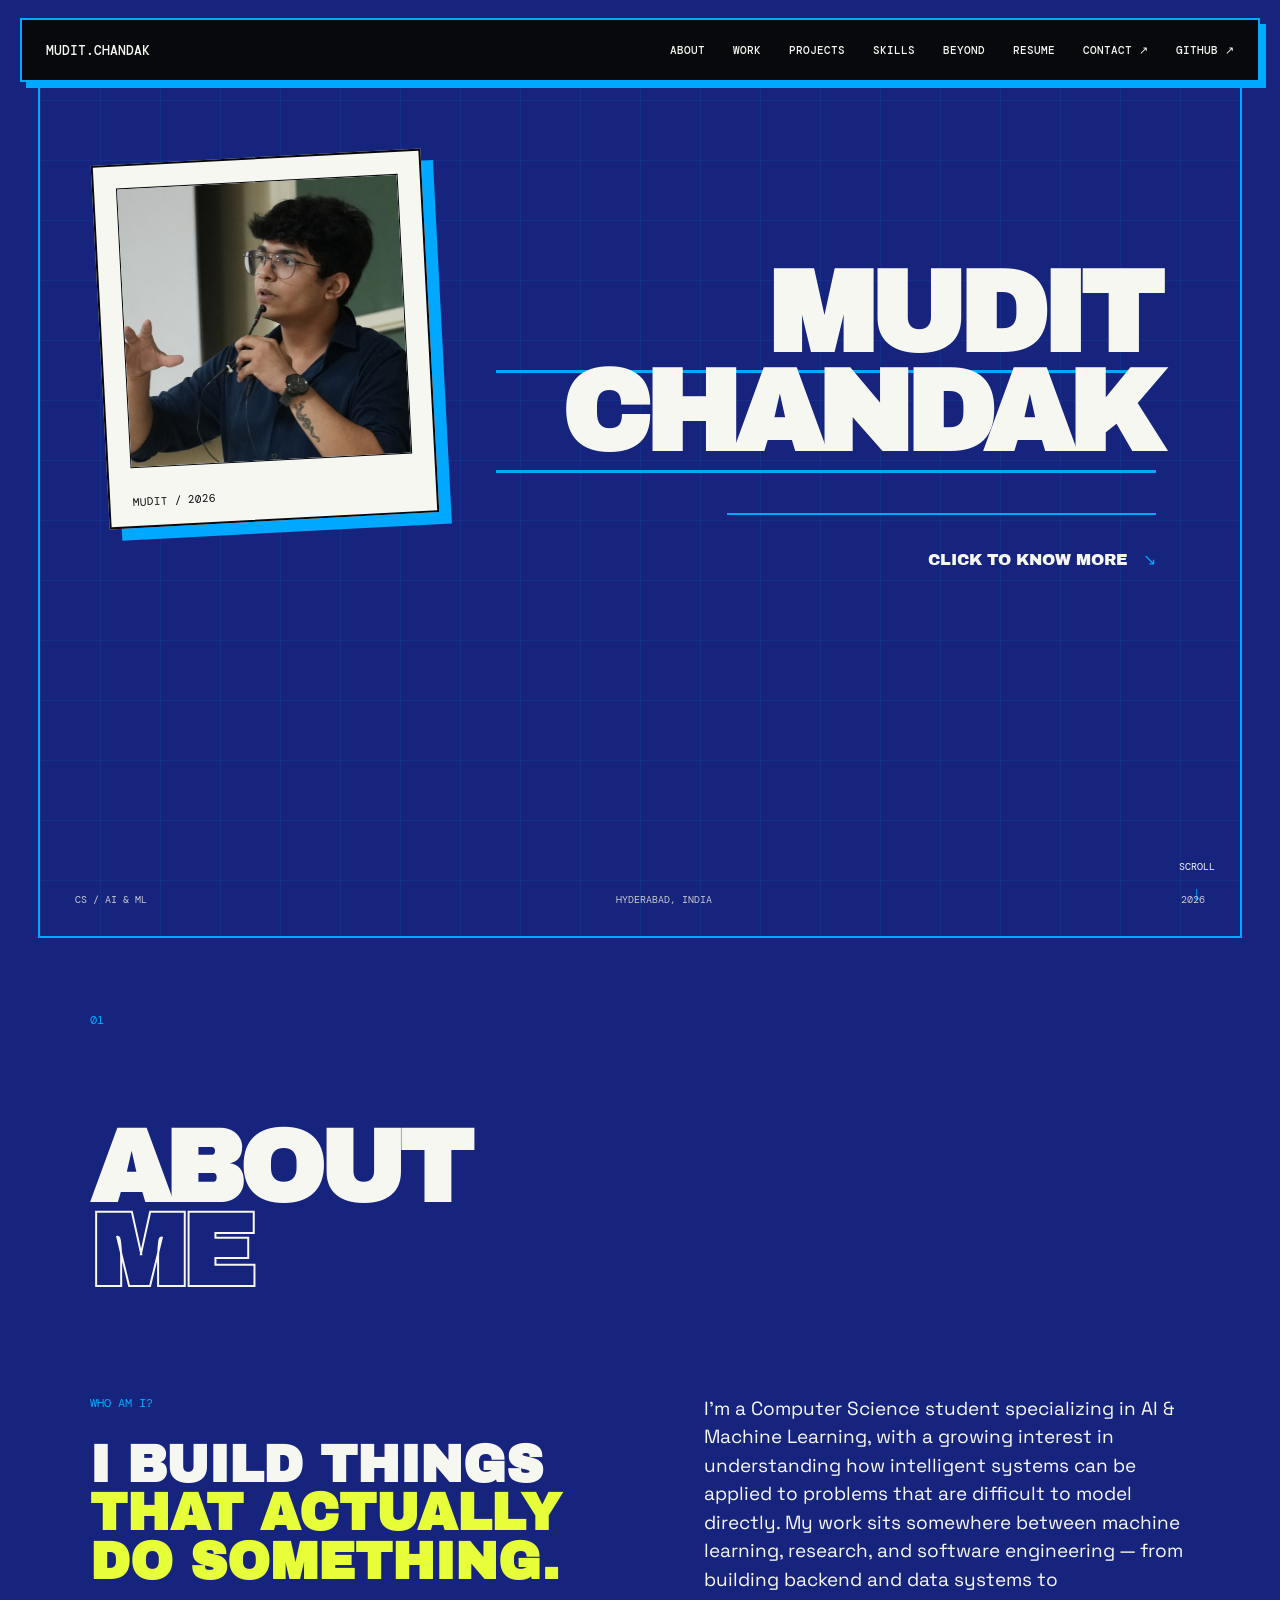
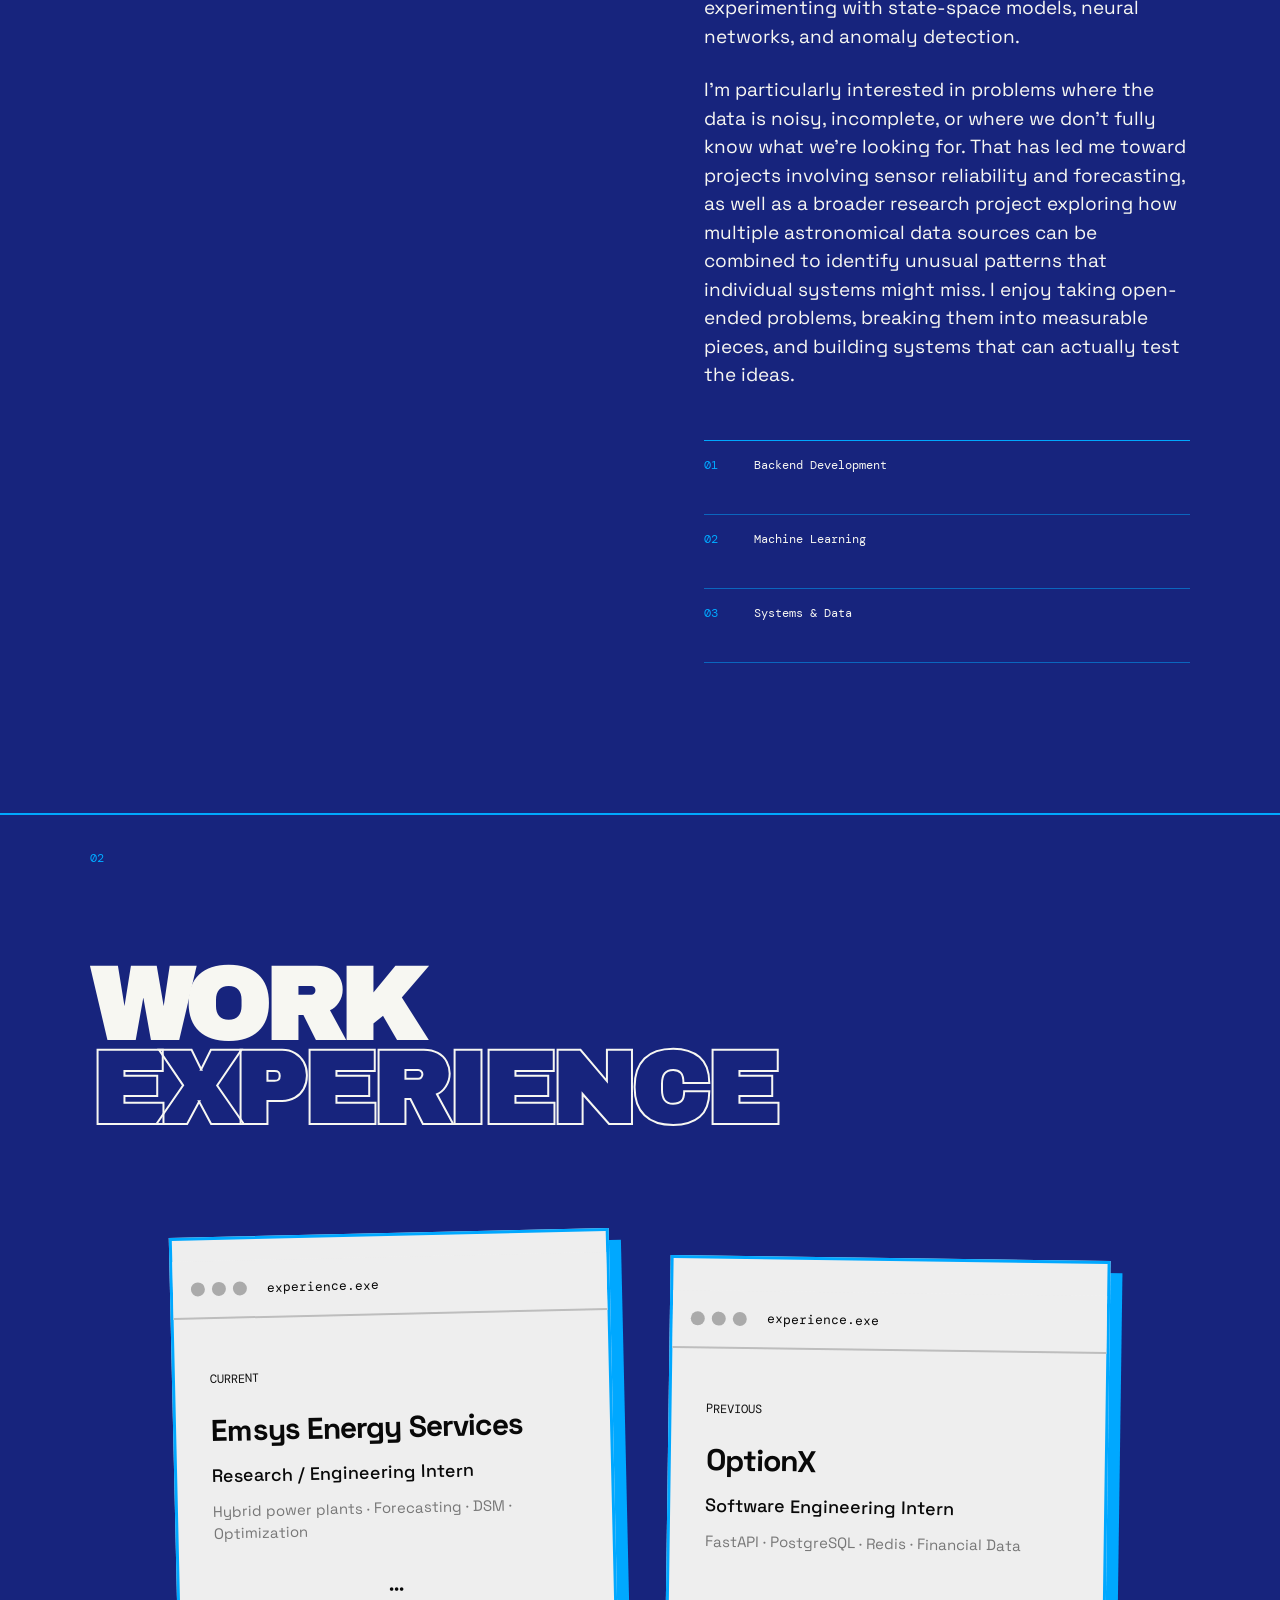
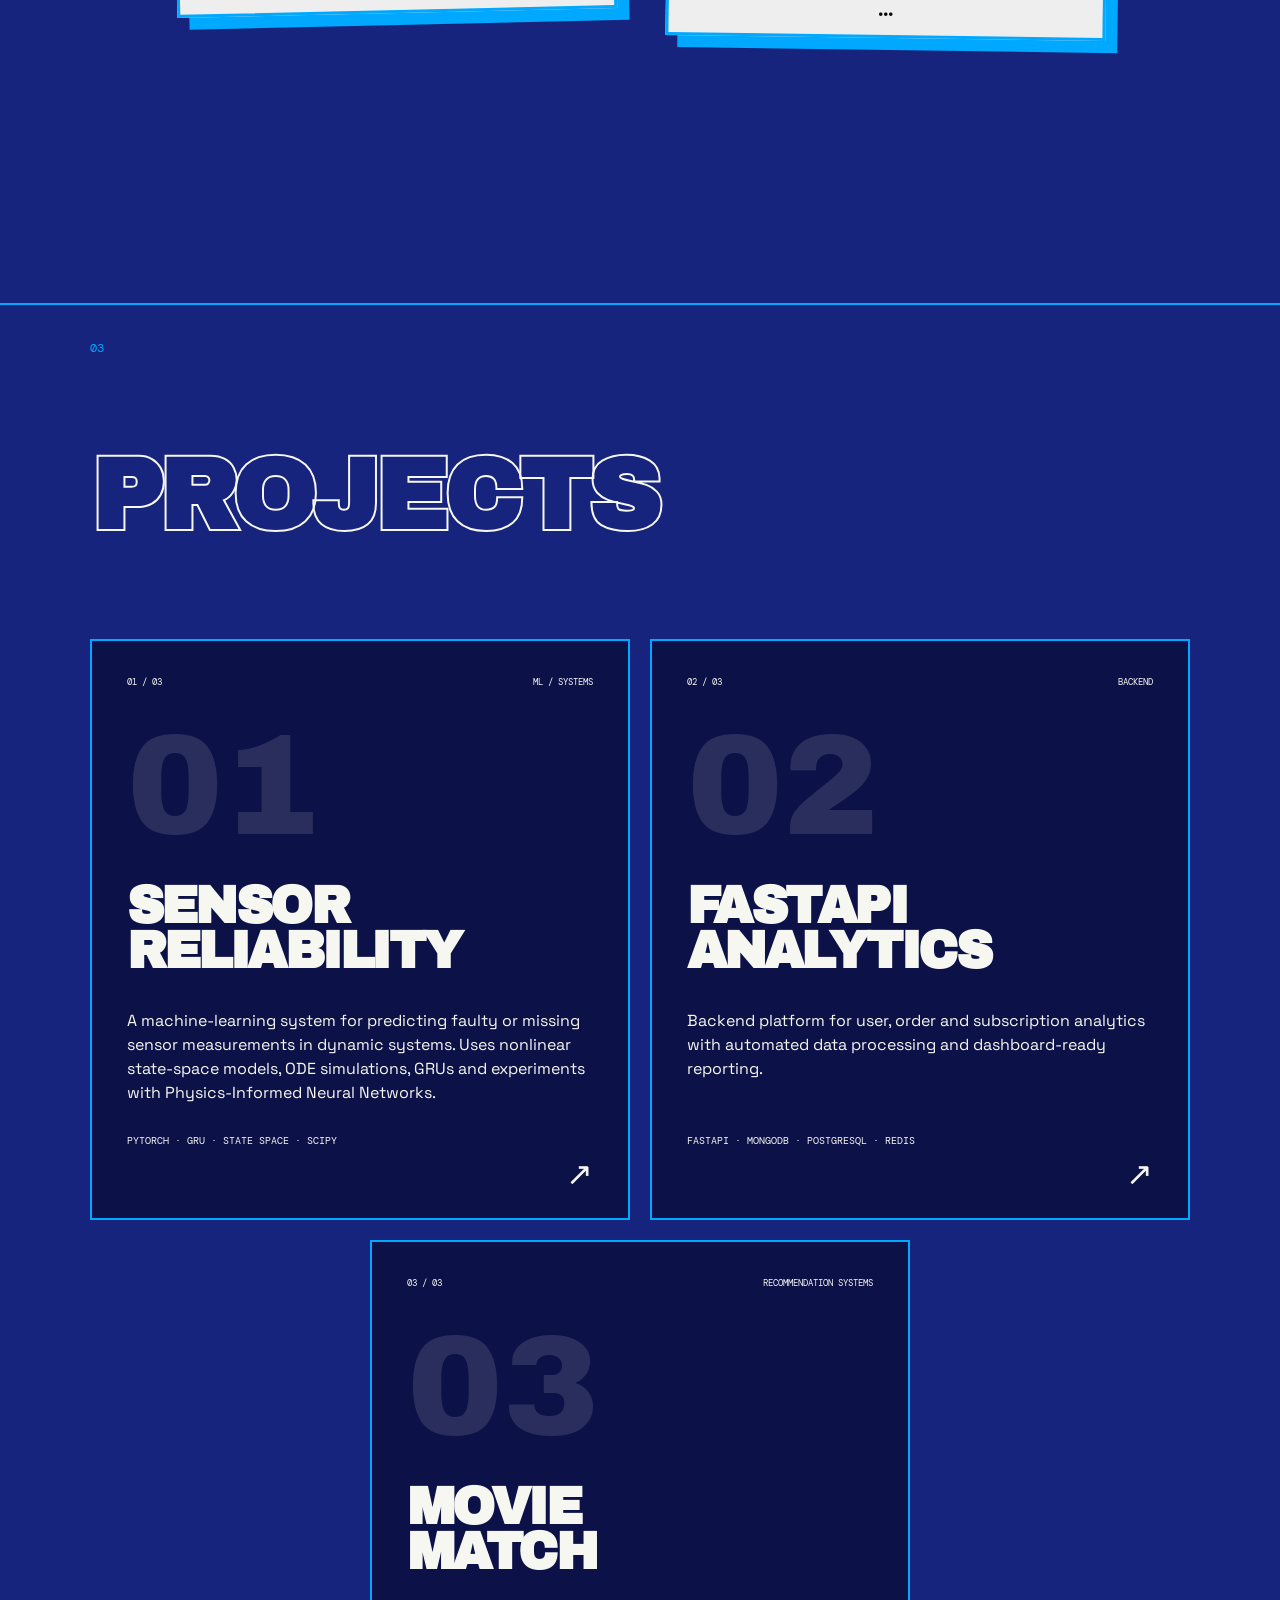
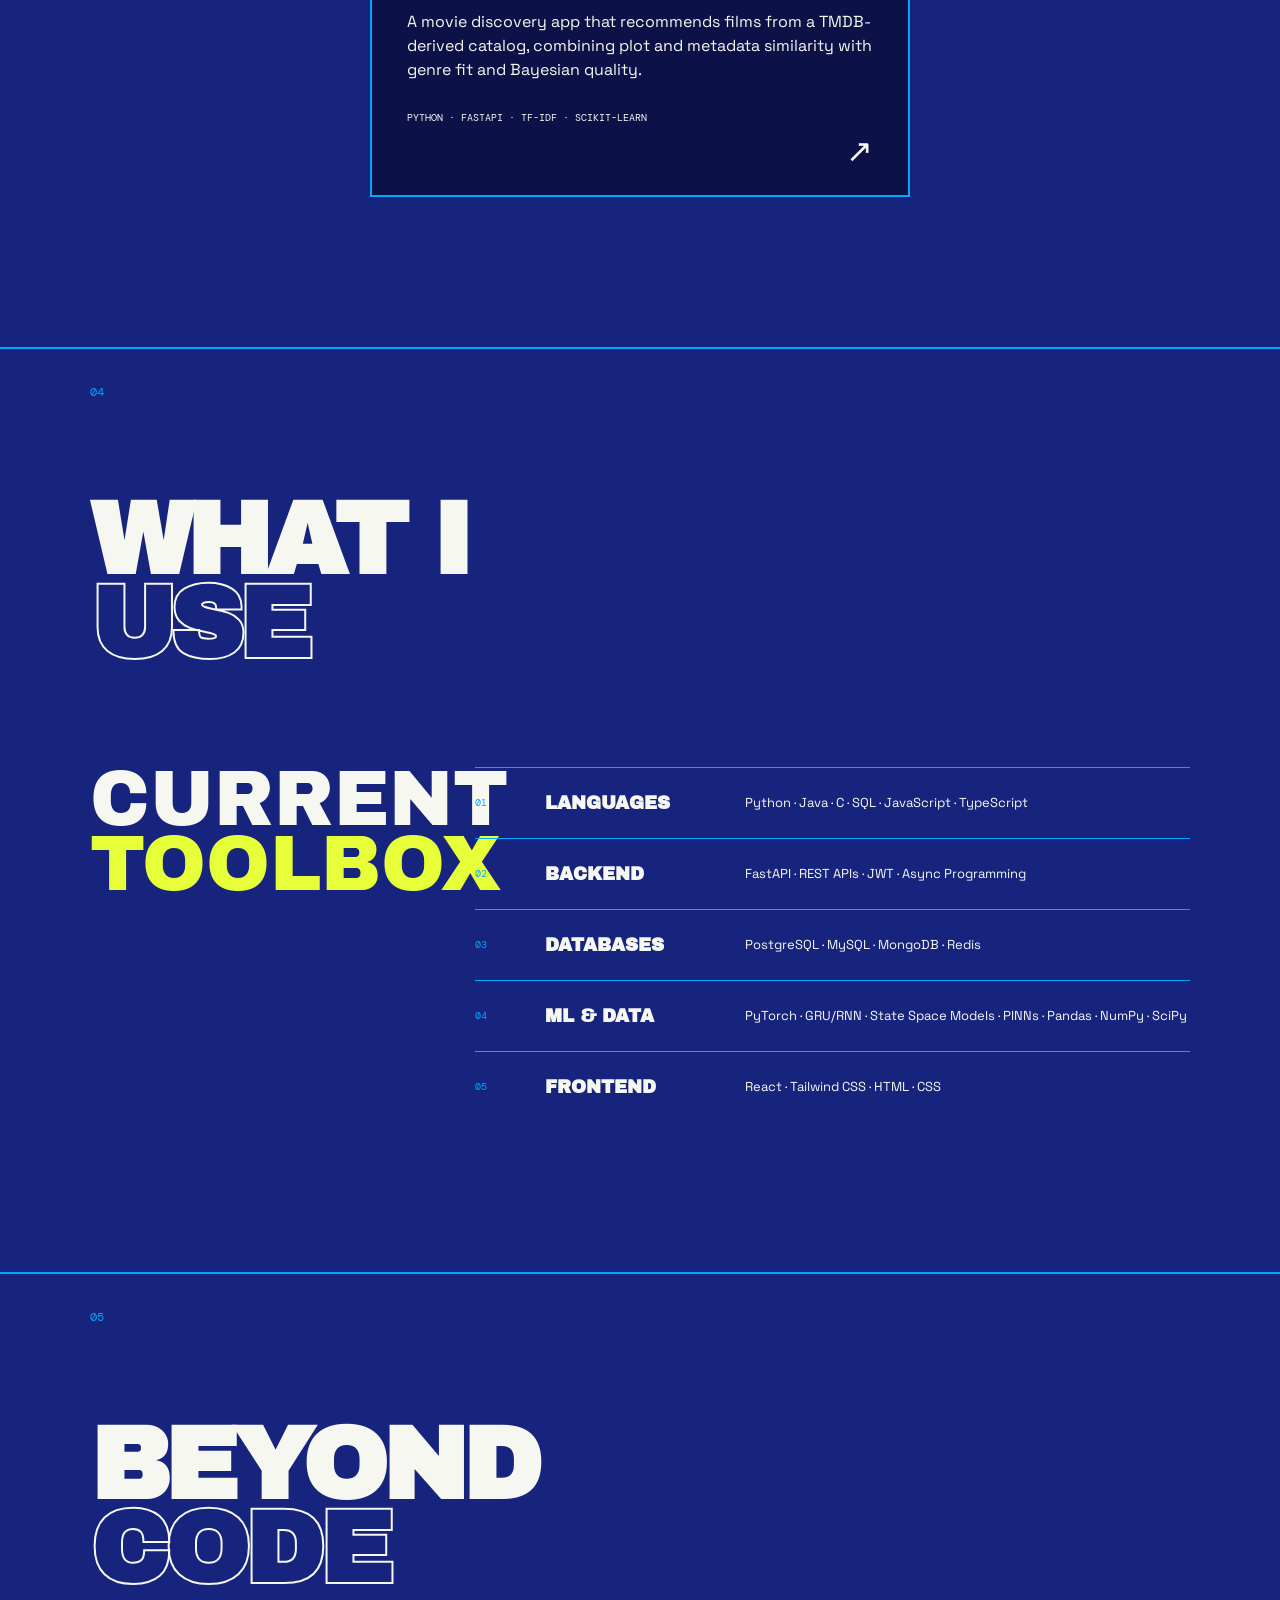
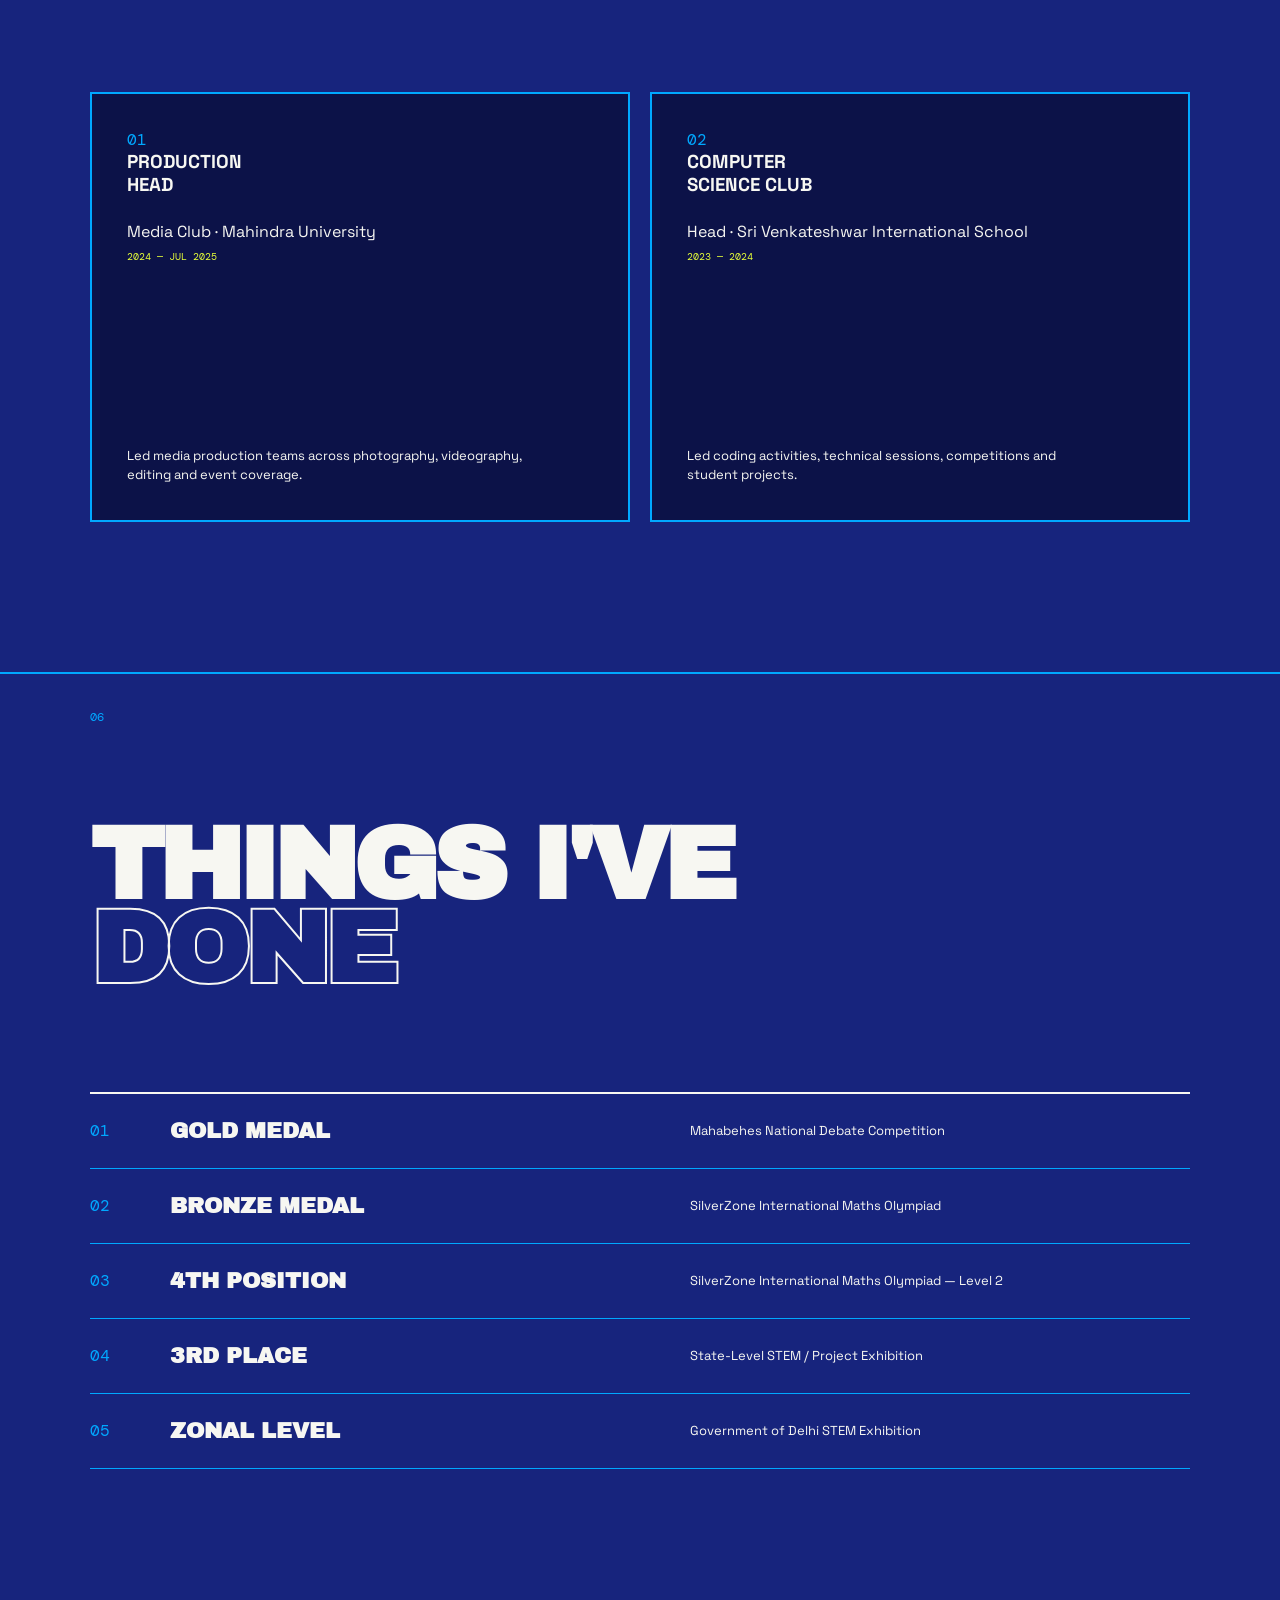
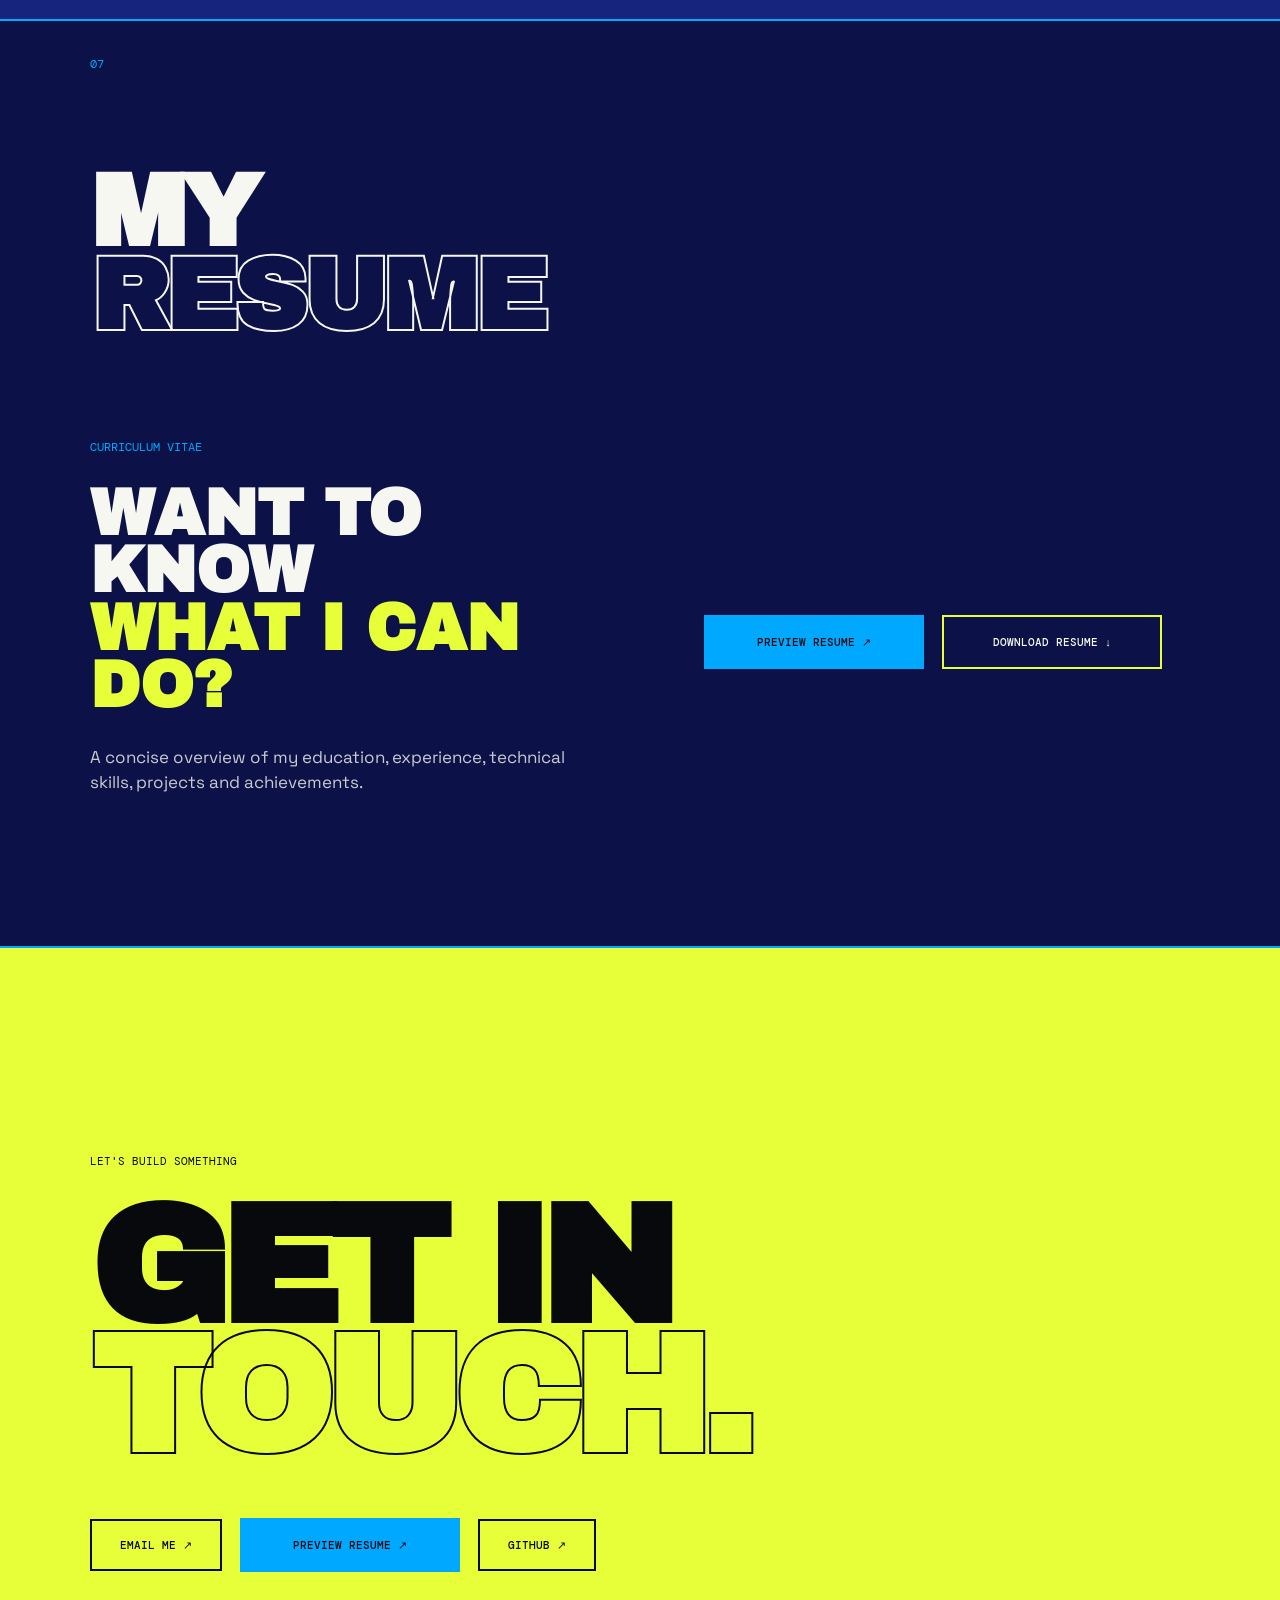
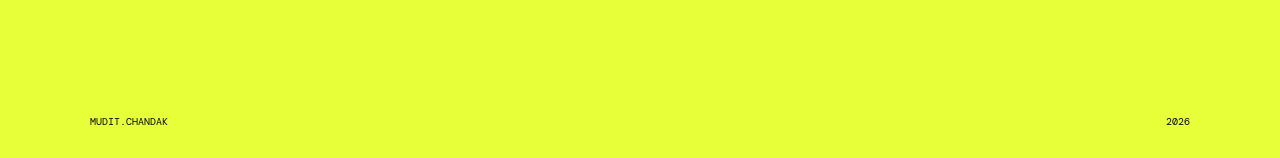
<file: index.html>
<!DOCTYPE html>
<html lang="en">
<head>
  <meta charset="UTF-8">
  <meta name="viewport" content="width=device-width, initial-scale=1.0">

  <title>Mudit Chandak — Portfolio</title>
  <meta name="description" content="Mudit Chandak is a Computer Science student focused on AI and machine learning, backend engineering, research, and building useful systems.">
  <meta name="theme-color" content="#17247d">
  <meta property="og:type" content="website">
  <meta property="og:title" content="Mudit Chandak — Portfolio">
  <meta property="og:description" content="Computer Science, AI and machine learning, backend engineering, and research.">

  <!-- Fonts -->
  <link rel="preconnect" href="https://fonts.googleapis.com">
  <link rel="preconnect" href="https://fonts.gstatic.com" crossorigin>
  <link
    href="https://fonts.googleapis.com/css2?family=Archivo+Black&family=DM+Mono:wght@400;500&family=Space+Grotesk:wght@400;500;600;700&display=swap"
    rel="stylesheet"
  >

  <!-- Styles -->
  <link rel="stylesheet" href="style.css">
</head>

<body>

  <!-- =====================================================
       NAVIGATION
       ===================================================== -->

  <nav class="site-nav" aria-label="Main navigation">
    <a href="#home" class="nav-logo">MUDIT.CHANDAK</a>

    <div class="nav-links">
      <a href="#about">ABOUT</a>
      <a href="#experience">WORK</a>
      <a href="#projects">PROJECTS</a>
      <a href="#skills">SKILLS</a>
      <a href="#leadership">BEYOND</a>
      <a href="#resume">RESUME</a>
      <a href="#contact">CONTACT ↗</a>
      <a
        href="https://github.com/mudittc"
        target="_blank"
        rel="noopener noreferrer"
      >
        GITHUB ↗
      </a>
    </div>
  </nav>


  <!-- =====================================================
       MAIN CONTENT
       ===================================================== -->

  <main>

    <!-- ===================================================
         HERO
         =================================================== -->

    <section class="hero" id="home" aria-label="Introduction">
      <div class="hero-grid" aria-hidden="true"></div>

      <div class="polaroid">
        <div class="polaroid-image">
          <img src="assets/photo.JPG" alt="Mudit Chandak">
        </div>

        <div class="polaroid-caption">
          MUDIT / 2026
        </div>
      </div>

      <div class="hero-content">
        <h1 class="hero-name">
          <span>MUDIT</span>
          <span>CHANDAK</span>
        </h1>

        <div class="hero-line" aria-hidden="true"></div>

        <button
          class="enter-button"
          id="enterButton"
          type="button"
        >
          CLICK TO KNOW MORE
          <span aria-hidden="true">↘</span>
        </button>
      </div>

      <div class="hero-meta" aria-label="Profile information">
        <span>CS / AI &amp; ML</span>
        <span>HYDERABAD, INDIA</span>
        <span>2026</span>
      </div>

      <div class="scroll-indicator" aria-hidden="true">
        SCROLL
        <span>↓</span>
      </div>
    </section>


    <!-- ===================================================
         ABOUT
         =================================================== -->

    <section class="section about-section" id="about">
      <div class="section-number">01</div>

      <h2 class="section-heading">
        <span>ABOUT</span>
        <span>ME</span>
      </h2>

      <div class="about-layout">
        <div class="about-intro">
          <p class="mono-label">WHO AM I?</p>

          <h3>
            I BUILD THINGS
            <span>THAT ACTUALLY DO SOMETHING.</span>
          </h3>
        </div>

        <div class="about-text">
          <p>
            I'm a Computer Science student specializing in AI &amp; Machine Learning,
            with a growing interest in understanding how intelligent systems can be
            applied to problems that are difficult to model directly. My work sits
            somewhere between machine learning, research, and software engineering —
            from building backend and data systems to experimenting with state-space
            models, neural networks, and anomaly detection.
          </p>

          <p>
            I'm particularly interested in problems where the data is noisy,
            incomplete, or where we don't fully know what we're looking for. That
            has led me toward projects involving sensor reliability and forecasting,
            as well as a broader research project exploring how multiple astronomical
            data sources can be combined to identify unusual patterns that individual
            systems might miss. I enjoy taking open-ended problems, breaking them into
            measurable pieces, and building systems that can actually test the ideas.
          </p>

          <div class="about-facts">
            <div>
              <span>01</span>
              <p>Backend Development</p>
            </div>
            <div>
              <span>02</span>
              <p>Machine Learning</p>
            </div>
            <div>
              <span>03</span>
              <p>Systems &amp; Data</p>
            </div>
          </div>
        </div>
      </div>
    </section>


    <!-- ===================================================
         EXPERIENCE
         =================================================== -->

    <section class="section experience-section" id="experience">
      <div class="section-number">02</div>

      <h2 class="section-heading">
        <span>WORK</span>
        <span>EXPERIENCE</span>
      </h2>

      <div class="experience-windows">

        <!-- Emsys -->
        <button
          class="experience-window current"
          data-modal="emsysModal"
          type="button"
        >
          <div class="window-bar">
            <div class="window-dots" aria-hidden="true">
              <i></i>
              <i></i>
              <i></i>
            </div>
            <span>experience.exe</span>
          </div>

          <div class="experience-window-body">
            <span class="window-label">CURRENT</span>

            <h3>Emsys Energy Services</h3>
            <h4>Research / Engineering Intern</h4>

            <p>
              Hybrid power plants · Forecasting · DSM · Optimization
            </p>
          </div>

          <div class="window-footer" aria-hidden="true">
            <span>•••</span>
          </div>
        </button>

        <!-- OptionX -->
        <button
          class="experience-window previous"
          data-modal="optionxModal"
          type="button"
        >
          <div class="window-bar">
            <div class="window-dots" aria-hidden="true">
              <i></i>
              <i></i>
              <i></i>
            </div>
            <span>experience.exe</span>
          </div>

          <div class="experience-window-body">
            <span class="window-label">PREVIOUS</span>

            <h3>OptionX</h3>
            <h4>Software Engineering Intern</h4>

            <p>
              FastAPI · PostgreSQL · Redis · Financial Data
            </p>
          </div>

          <div class="window-footer" aria-hidden="true">
            <span>•••</span>
          </div>
        </button>

      </div>
    </section>


    <!-- ===================================================
         PROJECTS
         =================================================== -->

    <section class="section projects-section" id="projects">
      <div class="section-number">03</div>

      <h2 class="section-heading">
        <span>PROJECTS</span>
      </h2>

      <div class="projects-grid">

        <!-- Project 01 -->
        <article
          class="project-card featured"
          data-modal="sensorModal"
          tabindex="0"
          role="button"
          aria-label="Open Sensor Reliability project"
        >
          <div class="project-top">
            <span>01 / 03</span>
            <span>ML / SYSTEMS</span>
          </div>

          <div class="project-number" aria-hidden="true">01</div>

          <h3>
            SENSOR
            <br>
            RELIABILITY
          </h3>

          <p>
            A machine-learning system for predicting faulty or missing sensor
            measurements in dynamic systems. Uses nonlinear state-space models,
            ODE simulations, GRUs and experiments with Physics-Informed Neural Networks.
          </p>

          <div class="project-tech">
            PYTORCH · GRU · STATE SPACE · SCIPY
          </div>

          <div class="project-arrow" aria-hidden="true">↗</div>
        </article>


        <!-- Project 02 -->
        <article
          class="project-card"
          data-modal="fastapiModal"
          tabindex="0"
          role="button"
          aria-label="Open FastAPI Analytics project"
        >
          <div class="project-top">
            <span>02 / 03</span>
            <span>BACKEND</span>
          </div>

          <div class="project-number" aria-hidden="true">02</div>

          <h3>
            FASTAPI
            <br>
            ANALYTICS
          </h3>

          <p>
            Backend platform for user, order and subscription analytics with
            automated data processing and dashboard-ready reporting.
          </p>

          <div class="project-tech">
            FASTAPI · MONGODB · POSTGRESQL · REDIS
          </div>

          <div class="project-arrow" aria-hidden="true">↗</div>
        </article>

        <!-- Project 03 -->
        <article
          class="project-card"
          data-modal="movieMatchModal"
          tabindex="0"
          role="button"
          aria-label="Open MovieMatch project"
        >
          <div class="project-top">
            <span>03 / 03</span>
            <span>RECOMMENDATION SYSTEMS</span>
          </div>

          <div class="project-number" aria-hidden="true">03</div>

          <h3>MOVIE<br>MATCH</h3>

          <p>
            A movie discovery app that recommends films from a TMDB-derived catalog,
            combining plot and metadata similarity with genre fit and Bayesian quality.
          </p>

          <div class="project-tech">
            PYTHON · FASTAPI · TF-IDF · SCIKIT-LEARN
          </div>

          <div class="project-arrow" aria-hidden="true">↗</div>
        </article>

      </div>
    </section>


    <!-- ===================================================
         SKILLS
         =================================================== -->

    <section class="section skills-section" id="skills">
      <div class="section-number">04</div>

      <h2 class="section-heading">
        <span>WHAT I</span>
        <span>USE</span>
      </h2>

      <div class="skills-layout">
        <div class="skills-statement">
          <p>
            CURRENT
            <br>
            <span>TOOLBOX</span>
          </p>
        </div>

        <div class="skills-list">

          <div class="skill-row">
            <span>01</span>
            <h3>LANGUAGES</h3>
            <p>Python · Java · C · SQL · JavaScript · TypeScript</p>
          </div>

          <div class="skill-row">
            <span>02</span>
            <h3>BACKEND</h3>
            <p>FastAPI · REST APIs · JWT · Async Programming</p>
          </div>

          <div class="skill-row">
            <span>03</span>
            <h3>DATABASES</h3>
            <p>PostgreSQL · MySQL · MongoDB · Redis</p>
          </div>

          <div class="skill-row">
            <span>04</span>
            <h3>ML &amp; DATA</h3>
            <p>PyTorch · GRU/RNN · State Space Models · PINNs · Pandas · NumPy · SciPy</p>
          </div>

          <div class="skill-row">
            <span>05</span>
            <h3>FRONTEND</h3>
            <p>React · Tailwind CSS · HTML · CSS</p>
          </div>

        </div>
      </div>
    </section>


    <!-- ===================================================
         LEADERSHIP / BEYOND CODE
         =================================================== -->

    <section class="section leadership-section" id="leadership">
      <div class="section-number">05</div>

      <h2 class="section-heading">
        <span>BEYOND</span>
        <span>CODE</span>
      </h2>

      <div class="leadership-grid">

        <article class="leadership-card">
          <span class="card-number">01</span>

          <h3>
            PRODUCTION
            <br>
            HEAD
          </h3>

          <p>Media Club · Mahindra University</p>
          <span class="date">2024 — JUL 2025</span>

          <div class="card-description">
            Led media production teams across photography,
            videography, editing and event coverage.
          </div>
        </article>


        <article class="leadership-card">
          <span class="card-number">02</span>

          <h3>
            COMPUTER
            <br>
            SCIENCE CLUB
          </h3>

          <p>Head · Sri Venkateshwar International School</p>
          <span class="date">2023 — 2024</span>

          <div class="card-description">
            Led coding activities, technical sessions,
            competitions and student projects.
          </div>
        </article>

      </div>
    </section>


    <!-- ===================================================
         ACHIEVEMENTS
         =================================================== -->

    <section class="section achievements-section" id="achievements">
      <div class="section-number">06</div>

      <h2 class="section-heading">
        <span>THINGS I'VE</span>
        <span>DONE</span>
      </h2>

      <div class="achievement-list">

        <div class="achievement">
          <span>01</span>
          <h3>GOLD MEDAL</h3>
          <p>Mahabehes National Debate Competition</p>
        </div>

        <div class="achievement">
          <span>02</span>
          <h3>BRONZE MEDAL</h3>
          <p>SilverZone International Maths Olympiad</p>
        </div>

        <div class="achievement">
          <span>03</span>
          <h3>4TH POSITION</h3>
          <p>SilverZone International Maths Olympiad — Level 2</p>
        </div>

        <div class="achievement">
          <span>04</span>
          <h3>3RD PLACE</h3>
          <p>State-Level STEM / Project Exhibition</p>
        </div>

        <div class="achievement">
          <span>05</span>
          <h3>ZONAL LEVEL</h3>
          <p>Government of Delhi STEM Exhibition</p>
        </div>

      </div>
    </section>


    <!-- ===================================================
         RESUME
         =================================================== -->

    <section class="resume-section" id="resume">
      <div class="section-number">07</div>

      <h2 class="section-heading">
        <span>MY</span>
        <span>RESUME</span>
      </h2>

      <div class="resume-content">
        <div class="resume-intro">
          <p class="mono-label">CURRICULUM VITAE</p>

          <h3>
            WANT TO KNOW
            <span>WHAT I CAN DO?</span>
          </h3>

          <p>
            A concise overview of my education, experience,
            technical skills, projects and achievements.
          </p>
        </div>

        <div class="resume-actions">
          <button
            class="resume-button"
            data-modal="resumeModal"
            type="button"
          >
            PREVIEW RESUME ↗
          </button>

          <a
            href="assets/resume.pdf"
            download="Mudit_Chandak_Resume.pdf"
            class="resume-button resume-download"
          >
            DOWNLOAD RESUME ↓
          </a>
        </div>
      </div>
    </section>


    <!-- ===================================================
         CONTACT
         =================================================== -->

    <section class="contact-section" id="contact">
      <p class="contact-eyebrow">LET'S BUILD SOMETHING</p>

      <h2>
        GET IN
        <br>
        <span>TOUCH.</span>
      </h2>

      <div class="contact-actions">
        <a
          id="copyEmail"
          href="mailto:mudit.chandak32007@gmail.com"
          class="contact-button"
          aria-label="Email me and copy my email address"
          aria-live="polite"
        >
          EMAIL ME ↗
        </a>

        <button
          class="resume-button"
          data-modal="resumeModal"
          type="button"
        >
          PREVIEW RESUME ↗
        </button>

        <a
          href="https://github.com/mudittc"
          target="_blank"
          rel="noopener noreferrer"
          class="contact-social"
        >
          GITHUB ↗
        </a>
      </div>

      <div class="contact-bottom">
        <span>MUDIT.CHANDAK</span>
        <span>2026</span>
      </div>
    </section>

  </main>


  <!-- =====================================================
       MODALS
       ===================================================== -->

  <!-- Resume PDF -->
  <div
    class="modal"
    id="resumeModal"
    aria-hidden="true"
  >
    <div class="modal-window resume-pdf-window">
      <div class="modal-window-bar">
        <div class="modal-window-title">
          <div class="window-dots" aria-hidden="true">
            <i></i>
            <i></i>
            <i></i>
          </div>

          <span>mudit_resume.pdf</span>
        </div>

        <button
          class="modal-close"
          type="button"
          aria-label="Close resume preview"
        >
          ×
        </button>
      </div>

      <div class="resume-pdf-viewer">
        <iframe
          src="assets/resume.pdf"
          title="Mudit Chandak Resume"
        ></iframe>
      </div>
    </div>
  </div>


  <!-- ===================================================
       EXPERIENCE MODALS
       =================================================== -->

  <!-- Emsys -->
  <div class="modal" id="emsysModal" aria-hidden="true">
    <div class="modal-window">

      <div class="modal-window-bar">
        <div class="modal-window-title">
          <div class="window-dots" aria-hidden="true">
            <i></i>
            <i></i>
            <i></i>
          </div>

          <span>emsys.exe</span>
        </div>

        <button
          class="modal-close"
          type="button"
          aria-label="Close Emsys experience"
        >
          ×
        </button>
      </div>

      <div class="modal-content">
        <div class="modal-meta">
          <span>01 / EXPERIENCE</span>
          <span>2026 — PRESENT</span>
        </div>

        <h2>EMSYS<br>ENERGY</h2>

        <div class="modal-role">
          Research / Engineering Intern
        </div>

        <p>
          Working on generation and storage schedule optimization for hybrid
          renewable power plants. The work involves understanding how solar,
          wind and storage assets can be coordinated while accounting for
          forecasting, power trading and India's Deviation Settlement Mechanism.
        </p>

        <div class="modal-detail-grid">
          <div class="modal-detail">
            <h4>WHAT I WORK ON</h4>
            <ul>
              <li>Generation &amp; storage scheduling</li>
              <li>Renewable-energy forecasting</li>
              <li>Power trading analysis</li>
              <li>Deviation Settlement Mechanism</li>
              <li>Hybrid power plant optimization</li>
            </ul>
          </div>

          <div class="modal-detail">
            <h4>FOCUS</h4>
            <ul>
              <li>Solar generation</li>
              <li>Wind generation</li>
              <li>Battery storage</li>
              <li>Schedule optimization</li>
              <li>Revenue optimization</li>
            </ul>
          </div>
        </div>

        <div class="modal-tags">
          <span>OPTIMIZATION</span>
          <span>FORECASTING</span>
          <span>DSM</span>
          <span>RENEWABLE ENERGY</span>
        </div>
      </div>

    </div>
  </div>


  <!-- OptionX -->
  <div class="modal" id="optionxModal" aria-hidden="true">
    <div class="modal-window">

      <div class="modal-window-bar">
        <div class="modal-window-title">
          <div class="window-dots" aria-hidden="true">
            <i></i>
            <i></i>
            <i></i>
          </div>

          <span>optionx.exe</span>
        </div>

        <button
          class="modal-close"
          type="button"
          aria-label="Close OptionX experience"
        >
          ×
        </button>
      </div>

      <div class="modal-content">
        <div class="modal-meta">
          <span>02 / EXPERIENCE</span>
          <span>JUN — JUL 2025</span>
        </div>

        <h2>OPTIONX</h2>

        <div class="modal-role">
          Software Engineering Intern
        </div>

        <p>
          Worked on backend systems, financial analytics and automated
          data-processing workflows. Built APIs and pipelines for handling
          market and business data while contributing to dashboards and
          automated reporting.
        </p>

        <div class="modal-detail-grid">
          <div class="modal-detail">
            <h4>WHAT I BUILT</h4>
            <ul>
              <li>FastAPI backend APIs</li>
              <li>Automated data pipelines</li>
              <li>Financial analytics systems</li>
              <li>Market-data integrations</li>
              <li>AI-powered newsletter pipeline</li>
            </ul>
          </div>

          <div class="modal-detail">
            <h4>TECHNOLOGY</h4>
            <ul>
              <li>Python &amp; FastAPI</li>
              <li>PostgreSQL</li>
              <li>Redis</li>
              <li>SQLAlchemy</li>
              <li>React &amp; Tailwind CSS</li>
            </ul>
          </div>
        </div>

        <div class="modal-tags">
          <span>FASTAPI</span>
          <span>PYTHON</span>
          <span>POSTGRESQL</span>
          <span>REDIS</span>
          <span>REACT</span>
        </div>
      </div>

    </div>
  </div>


  <!-- ===================================================
       PROJECT MODALS
       =================================================== -->

  <!-- Sensor Reliability -->
  <div class="modal" id="sensorModal" aria-hidden="true">
    <div class="modal-window">

      <div class="modal-window-bar">
        <div class="modal-window-title">
          <div class="window-dots" aria-hidden="true">
            <i></i>
            <i></i>
            <i></i>
          </div>

          <span>sensor_reliability.exe</span>
        </div>

        <button
          class="modal-close"
          type="button"
          aria-label="Close Sensor Reliability project"
        >
          ×
        </button>
      </div>

      <div class="modal-content">
        <div class="modal-meta">
          <span>01 / PROJECT</span>
          <span>ML / SYSTEMS</span>
        </div>

        <h2>SENSOR<br>RELIABILITY</h2>

        <div class="modal-role">
          State Space Modeling + Neural Forecasting
        </div>

        <p>
          A machine-learning system designed to predict faulty or missing
          sensor measurements in dynamic systems. The project combines
          physical system simulation with neural forecasting models to
          explore fault-tolerant state estimation.
        </p>

        <div class="modal-detail-grid">
          <div class="modal-detail">
            <h4>WHAT I BUILT</h4>
            <ul>
              <li>Nonlinear state-space simulations</li>
              <li>ODE-based system modeling</li>
              <li>Noisy sensor datasets</li>
              <li>GRU forecasting models</li>
              <li>Variable physical parameters</li>
            </ul>
          </div>

          <div class="modal-detail">
            <h4>RESEARCH DIRECTION</h4>
            <ul>
              <li>Sensor failure prediction</li>
              <li>Fault-tolerant systems</li>
              <li>Physics-informed learning</li>
              <li>PINN experimentation</li>
              <li>Dynamic-system forecasting</li>
            </ul>
          </div>
        </div>

        <div class="modal-tags">
          <span>PYTORCH</span>
          <span>GRU</span>
          <span>STATE SPACE</span>
          <span>ODE</span>
          <span>PINNs</span>
          <span>SCIPY</span>
        </div>
      </div>

    </div>
  </div>


  <!-- FastAPI Analytics -->
  <div class="modal" id="fastapiModal" aria-hidden="true">
    <div class="modal-window">

      <div class="modal-window-bar">
        <div class="modal-window-title">
          <div class="window-dots" aria-hidden="true">
            <i></i>
            <i></i>
            <i></i>
          </div>

          <span>analytics.exe</span>
        </div>

        <button
          class="modal-close"
          type="button"
          aria-label="Close FastAPI Analytics project"
        >
          ×
        </button>
      </div>

      <div class="modal-content">
        <div class="modal-meta">
          <span>02 / PROJECT</span>
          <span>BACKEND</span>
        </div>

        <h2>FASTAPI<br>ANALYTICS</h2>

        <div class="modal-role">
          Analytics &amp; Automation Platform
        </div>

        <p>
          A backend platform for processing user, order and subscription
          data and converting it into analytics and dashboard-ready reports.
        </p>

        <div class="modal-detail-grid">
          <div class="modal-detail">
            <h4>FEATURES</h4>
            <ul>
              <li>User analytics</li>
              <li>Order analytics</li>
              <li>Subscription analysis</li>
              <li>Automated reporting</li>
              <li>Dashboard APIs</li>
            </ul>
          </div>

          <div class="modal-detail">
            <h4>STACK</h4>
            <ul>
              <li>FastAPI</li>
              <li>Python</li>
              <li>MongoDB</li>
              <li>PostgreSQL</li>
              <li>Redis</li>
              <li>JWT authentication</li>
            </ul>
          </div>
        </div>

        <div class="modal-tags">
          <span>FASTAPI</span>
          <span>PYTHON</span>
          <span>MONGODB</span>
          <span>POSTGRESQL</span>
          <span>REDIS</span>
        </div>
      </div>

    </div>
  </div>


  <!-- MovieMatch -->
  <div class="modal" id="movieMatchModal" aria-hidden="true">
    <div class="modal-window">
      <div class="modal-window-bar">
        <div class="modal-window-title">
          <div class="window-dots" aria-hidden="true"><i></i><i></i><i></i></div>
          <span>moviematch.exe</span>
        </div>
        <button class="modal-close" type="button" aria-label="Close MovieMatch project">×</button>
      </div>

      <div class="modal-content">
        <div class="modal-meta">
          <span>03 / PROJECT</span>
          <span>RECOMMENDATION SYSTEMS</span>
        </div>

        <h2>MOVIE<br>MATCH</h2>

        <div class="modal-role">Content-Based Movie Recommendation App</div>

        <p>
          MovieMatch helps users discover films from a TMDB-derived catalog. A FastAPI
          service powers a browser interface for searching titles, choosing a movie,
          reviewing personalized recommendations, and opening full movie details.
        </p>

        <div class="modal-detail-grid">
          <div class="modal-detail">
            <h4>RECOMMENDATION ENGINE</h4>
            <ul>
              <li>TF-IDF features built from plot overviews, taglines, keywords, genres, directors, cast, and collections</li>
              <li>Content similarity combined with genre preference fit and Bayesian quality scoring</li>
              <li>Weighted ranking with a 200-candidate retrieval stage</li>
              <li>Recommendation results expose content, genre, quality, and final scores</li>
            </ul>
          </div>

          <div class="modal-detail">
            <h4>APP &amp; API</h4>
            <ul>
              <li>FastAPI endpoints for movie search, lookup, recommendations, and details</li>
              <li>Search and lookup by TMDB ID or exact title</li>
              <li>Optional genre preferences and configurable recommendation count</li>
              <li>Movie details include genres, director, cast, runtime, ratings, and links</li>
            </ul>
          </div>
        </div>

        <div class="modal-tags">
          <span>PYTHON</span><span>FASTAPI</span><span>PANDAS</span>
          <span>SCIKIT-LEARN</span><span>TF-IDF</span><span>TMDB DATA</span>
        </div>
      </div>
    </div>
  </div>

  <!-- NFC Healthcare -->
  <div class="modal" id="nfcModal" aria-hidden="true">
    <div class="modal-window">

      <div class="modal-window-bar">
        <div class="modal-window-title">
          <div class="window-dots" aria-hidden="true">
            <i></i>
            <i></i>
            <i></i>
          </div>

          <span>nfc_healthcare.exe</span>
        </div>

        <button
          class="modal-close"
          type="button"
          aria-label="Close NFC Healthcare project"
        >
          ×
        </button>
      </div>

      <div class="modal-content">
        <div class="modal-meta">
          <span>04 / PROJECT</span>
          <span>HARDWARE / SOFTWARE</span>
        </div>

        <h2>NFC<br>HEALTHCARE</h2>

        <div class="modal-role">
          NFC-Based Healthcare Record System
        </div>

        <p>
          An NFC-based Android application designed to provide quick access
          to essential patient information through an NFC card backed by a
          MySQL database.
        </p>

        <div class="modal-detail-grid">
          <div class="modal-detail">
            <h4>FUNCTIONALITY</h4>
            <ul>
              <li>NFC card scanning</li>
              <li>Patient record retrieval</li>
              <li>Basic patient information</li>
              <li>MySQL data storage</li>
            </ul>
          </div>

          <div class="modal-detail">
            <h4>STACK</h4>
            <ul>
              <li>Python</li>
              <li>MySQL</li>
              <li>Android</li>
              <li>NFC</li>
            </ul>
          </div>
        </div>

        <div class="modal-tags">
          <span>PYTHON</span>
          <span>MYSQL</span>
          <span>ANDROID</span>
          <span>NFC</span>
        </div>
      </div>

    </div>
  </div>


  <!-- =====================================================
       JAVASCRIPT
       ===================================================== -->

  <script src="script.js"></script>

</body>
</html>
</file>
<file: style.css>
/* =========================================================
   MUDIT CHANDAK — PORTFOLIO
   Cleaned / consolidated stylesheet
   ========================================================= */

/* =========================================================
   1. VARIABLES + RESET
   ========================================================= */

:root {
  --blue: #17247d;
  --blue-dark: #0c1248;
  --electric: #00a8ff;
  --yellow: #e7ff38;
  --white: #f7f7f2;
  --black: #08090d;
  --grey: #c9cad0;

  --display: "Archivo Black", sans-serif;
  --body: "Space Grotesk", sans-serif;
  --mono: "DM Mono", monospace;

  --nav-height: 64px;
  --page-gap: 3vw;
  --section-x: 7vw;
  --border: 2px;
  --transition: 0.25s ease;
}

*,
*::before,
*::after {
  box-sizing: border-box;
  margin: 0;
  padding: 0;
}

html {
  scroll-behavior: smooth;
}

body {
  min-width: 320px;
  overflow-x: hidden;
  background: var(--blue);
  color: var(--white);
  font-family: var(--body);
}

body.modal-open {
  overflow: hidden;
}

button,
input,
textarea,
select {
  font: inherit;
}

button,
a {
  font-family: inherit;
}

button {
  border: 0;
}

a {
  color: inherit;
}

img,
iframe {
  max-width: 100%;
}

img {
  display: block;
}


/* =========================================================
   2. NAVIGATION
   ========================================================= */

.site-nav {
  position: fixed;
  top: 18px;
  left: 50%;
  z-index: 9999;

  width: calc(100% - 40px);
  min-height: var(--nav-height);
  padding: 14px 24px;

  display: flex;
  align-items: center;
  justify-content: space-between;
  gap: 24px;

  background: var(--black);
  border: var(--border) solid var(--electric);
  box-shadow: 6px 6px 0 var(--electric);

  transform: translateX(-50%);
  transition:
    transform 0.35s ease,
    opacity 0.35s ease;
}

.site-nav.nav-hidden {
  transform: translate(-50%, -140%);
  opacity: 0;
  pointer-events: none;
}

.nav-logo {
  color: var(--white);
  text-decoration: none;
  white-space: nowrap;

  font-family: var(--mono);
  font-size: 13px;
  font-weight: 500;
}

.nav-links {
  display: flex;
  align-items: center;
  gap: 28px;
}

.nav-links a {
  position: relative;

  padding: 8px 0;

  color: var(--white);
  text-decoration: none;

  font-family: var(--mono);
  font-size: 11px;
  font-weight: 500;

  transition:
    color var(--transition),
    transform var(--transition);
}

.nav-links a::after {
  content: "";
  position: absolute;
  left: 0;
  bottom: 1px;

  width: 0;
  height: 2px;

  background: var(--yellow);
  transition: width var(--transition);
}

.nav-links a:hover {
  color: var(--yellow);
  transform: translateY(-2px);
}

.nav-links a:hover::after {
  width: 100%;
}


/* =========================================================
   3. HERO
   ========================================================= */

.hero {
  position: relative;
  min-height: 100vh;
  margin: var(--page-gap);

  overflow: hidden;

  border: var(--border) solid var(--electric);
  background: var(--blue);
}

.hero-grid {
  position: absolute;
  inset: 0;

  background-image:
    linear-gradient(
      rgba(0, 168, 255, 0.08) 1px,
      transparent 1px
    ),
    linear-gradient(
      90deg,
      rgba(0, 168, 255, 0.08) 1px,
      transparent 1px
    );
  background-size: 60px 60px;

  pointer-events: none;
}

.hero-content {
  position: absolute;
  top: 25%;
  right: 7%;
  z-index: 5;

  width: 55%;
}

.hero-name {
  display: flex;
  flex-direction: column;

  font-family: var(--display);
  font-size: clamp(4rem, 9vw, 9rem);
  line-height: 0.86;
  letter-spacing: -0.06em;
  text-align: right;
}

.hero-name span {
  position: relative;
  display: inline-block;
}

.hero-name span::after {
  content: "";
  position: absolute;
  left: 0;
  right: 0;
  bottom: -10px;

  height: 3px;
  background: var(--electric);
}

.hero-line {
  width: 65%;
  height: 2px;
  margin: 50px 0 35px auto;

  background: var(--electric);
}

.enter-button {
  display: block;
  margin-left: auto;

  padding: 0;

  background: transparent;
  color: var(--white);

  font-family: var(--display);
  font-size: 1rem;

  cursor: pointer;

  transition:
    color var(--transition),
    transform var(--transition);
}

.enter-button span {
  margin-left: 10px;
  color: var(--electric);
}

.enter-button:hover {
  color: var(--yellow);
  transform: translateX(-8px);
}


/* =========================================================
   4. HERO POLAROID
   ========================================================= */

.polaroid {
  position: absolute;
  left: 5%;
  top: 13%;
  z-index: 10;

  width: 330px;
  padding: 22px 22px 58px;

  background: var(--white);
  border: 2px solid var(--black);
  box-shadow: 12px 12px 0 var(--electric);

  transform: rotate(-3deg);
  transition: transform 0.35s ease;
}

.polaroid:hover {
  transform: rotate(-1deg) translateY(-8px);
}

.polaroid-image {
  position: relative;

  width: 100%;
  height: 280px;

  overflow: hidden;

  background: #ddd;
  border: 1px solid var(--black);
}

.polaroid-image img {
  position: absolute;
  inset: 0;

  width: 100%;
  height: 100%;

  object-fit: cover;
  object-position: center;
}

.polaroid-caption {
  position: absolute;
  left: 22px;
  bottom: 17px;

  color: var(--black);

  font-family: var(--mono);
  font-size: 11px;
}


/* =========================================================
   5. HERO META + SCROLL INDICATOR
   ========================================================= */

.hero-meta {
  position: absolute;
  left: 35px;
  right: 35px;
  bottom: 30px;
  z-index: 5;

  display: flex;
  justify-content: space-between;

  color: var(--grey);

  font-family: var(--mono);
  font-size: 10px;
}

.scroll-indicator {
  position: absolute;
  right: 25px;
  bottom: 30px;

  display: flex;
  flex-direction: column;
  align-items: center;
  gap: 7px;

  font-family: var(--mono);
  font-size: 10px;
}

.scroll-indicator span {
  color: var(--electric);
  font-size: 20px;
}


/* =========================================================
   6. LEGACY MINI WINDOWS
   Kept for compatibility if the HTML still contains them.
   ========================================================= */

.window-stack {
  position: absolute;
  left: 5%;
  bottom: 9%;
  z-index: 5;

  width: 540px;
  height: 220px;

  display: flex;
  gap: 35px;
}

.mini-window {
  position: relative;

  width: 255px;
  height: 220px;

  background: #eee;
  color: var(--black);

  border: 2px solid var(--electric);
  box-shadow: 7px 7px 0 var(--electric);

  transition:
    transform 0.3s ease,
    z-index 0s;
}

.window-one {
  transform: rotate(-1deg);
}

.window-two {
  transform: rotate(1deg);
}

.mini-window:hover {
  z-index: 10;
  transform: translateY(-12px) rotate(0);
}

.window-bar {
  height: 30px;

  display: flex;
  align-items: center;

  padding: 0 9px;

  border-bottom: 1px solid #bbb;

  font-family: var(--mono);
  font-size: 8px;
}

.window-dots {
  display: flex;
  gap: 4px;
  margin-right: 10px;
}

.window-dots i {
  display: block;

  width: 7px;
  height: 7px;

  border-radius: 50%;
  background: #aaa;
}

.window-body {
  padding: 17px;
}

.window-label {
  font-family: var(--mono);
  font-size: 8px;
}

.window-body h3 {
  margin-top: 10px;
  font-size: 17px;
  font-weight: 700;
}

.window-body p {
  margin-top: 6px;
  font-size: 10px;
}

.window-body .small-text {
  color: #777;
  line-height: 1.4;
}

.window-footer {
  position: absolute;
  left: 0;
  bottom: 5px;

  width: 100%;

  text-align: center;
  font-size: 10px;
}


/* =========================================================
   7. GENERAL SECTIONS
   ========================================================= */

.section {
  position: relative;

  padding: 150px var(--section-x);

  background: var(--blue);
  border-bottom: var(--border) solid var(--electric);
}

.section-number {
  position: absolute;
  top: 35px;
  left: var(--section-x);

  color: var(--electric);

  font-family: var(--mono);
  font-size: 12px;
}

.section-heading {
  display: flex;
  flex-direction: column;

  margin-bottom: 100px;

  font-family: var(--display);
  font-size: clamp(3rem, 8vw, 8rem);
  line-height: 0.82;
  letter-spacing: -0.05em;
}

.section-heading span:last-child {
  color: transparent;
  -webkit-text-stroke: 2px var(--white);
}


/* =========================================================
   8. ABOUT
   ========================================================= */

.about-layout {
  display: grid;
  grid-template-columns: 1fr 1fr;
  gap: 10vw;
}

.mono-label {
  margin-bottom: 30px;

  color: var(--electric);

  font-family: var(--mono);
  font-size: 12px;
}

.about-intro h3 {
  font-family: var(--display);
  font-size: clamp(2rem, 4vw, 4rem);
  line-height: 0.95;
}

.about-intro h3 span {
  color: var(--yellow);
}

.about-text {
  max-width: 600px;

  font-size: 19px;
  line-height: 1.5;
}

.about-text p {
  margin-bottom: 25px;
}

.about-facts {
  margin-top: 50px;
  border-top: 1px solid var(--electric);
}

.about-facts div {
  display: grid;
  grid-template-columns: 50px 1fr;

  padding: 15px 0;

  border-bottom: 1px solid rgba(0, 168, 255, 0.5);

  font-family: var(--mono);
  font-size: 12px;
}

.about-facts span {
  color: var(--electric);
}


/* =========================================================
   9. EXPERIENCE
   ========================================================= */

.experience-list {
  border-top: 2px solid var(--white);
}

.experience-item {
  display: grid;
  grid-template-columns: 100px 1fr;

  padding: 50px 0;

  border-bottom: 1px solid var(--electric);
}

.experience-index {
  color: var(--electric);
  font-family: var(--mono);
}

.experience-top {
  display: flex;
  justify-content: space-between;
  gap: 20px;

  margin-bottom: 20px;

  color: var(--grey);

  font-family: var(--mono);
  font-size: 10px;
}

.experience-main h2 {
  margin-bottom: 10px;

  font-family: var(--display);
  font-size: clamp(2.5rem, 5vw, 5rem);
  line-height: 0.9;
}

.experience-main h3 {
  margin-bottom: 25px;

  color: var(--yellow);
  font-size: 18px;
}

.experience-main p {
  max-width: 750px;
  line-height: 1.5;
}

.tags {
  display: flex;
  flex-wrap: wrap;
  gap: 8px;

  margin-top: 25px;
}

.tags span {
  padding: 7px 10px;

  border: 1px solid var(--electric);

  font-family: var(--mono);
  font-size: 9px;
}


/* =========================================================
   10. EXPERIENCE WINDOWS
   ========================================================= */

.experience-windows {
  position: relative;

  display: flex;
  align-items: flex-start;
  justify-content: center;
  gap: 55px;

  min-height: 520px;
}

.experience-window {
  position: relative;

  width: 440px;
  min-height: 380px;
  height: auto;
  padding: 0;

  background: #eee;
  color: #090909;

  border: 3px solid var(--electric);
  box-shadow: 12px 12px 0 var(--electric);

  text-align: left;
  font-family: var(--body);

  cursor: pointer;

  transition:
    transform 0.35s ease,
    box-shadow 0.35s ease;
}

.experience-window.current {
  transform: rotate(-1.3deg);
}

.experience-window.previous {
  margin-top: 25px;
  transform: rotate(0.8deg);
}

.experience-window:hover {
  transform: translateY(-12px) rotate(0);
  box-shadow: 18px 18px 0 var(--electric);
}

.experience-window .window-bar {
  height: 58px;

  display: flex;
  align-items: center;

  padding: 0 18px;

  background: #eee;
  border-bottom: 2px solid #bdbdbd;

  font-family: var(--mono);
  font-size: 13px;
}

.experience-window .window-dots {
  gap: 7px;
  margin-right: 20px;
}

.experience-window .window-dots i {
  width: 14px;
  height: 14px;
}

.experience-window-body {
  padding: 48px 35px;
}

.experience-window-body .window-label {
  color: #111;
  font-family: var(--mono);
  font-size: 12px;
}

.experience-window-body h3 {
  margin-top: 28px;

  font-size: 30px;
  line-height: 1;
  font-weight: 700;
  letter-spacing: -0.03em;
}

.experience-window-body h4 {
  margin-top: 18px;

  font-size: 18px;
  font-weight: 500;
}

.experience-window-body p {
  margin-top: 14px;

  color: #777;

  font-size: 15px;
  line-height: 1.5;
}

.experience-window .window-footer {
  left: 0;
  bottom: 13px;

  width: 100%;

  text-align: center;
  font-size: 15px;
}

/* =========================================================
   11. PROJECTS
   ========================================================= */

.projects-grid {
  display: grid;
  grid-template-columns: repeat(2, minmax(0, 1fr));
  gap: 20px;
}

.project-card {
  min-height: 520px;
  padding: 35px;
  border: 2px solid var(--electric);
  position: relative;
  display: flex;
  flex-direction: column;
  background: var(--blue-dark);

  transition:
    transform 0.3s ease,
    background 0.3s ease;
}

.project-card:hover {
  transform: translate(-7px, -7px);
  background: var(--electric);
  color: var(--black);
  box-shadow: 8px 8px 0 var(--yellow);
}

.project-top {
  display: flex;
  justify-content: space-between;
  gap: 20px;

  font-family: var(--mono);
  font-size: 9px;
}

.project-number {
  margin-top: 20px;

  font-family: var(--display);
  font-size: 9rem;
  opacity: 0.12;
}

.project-card h2,
.project-card h3 {
  margin-top: 20px;

  font-family: var(--display);
  font-size: clamp(2.2rem, 4vw, 4rem);
  line-height: 0.88;
  letter-spacing: -0.05em;
  overflow-wrap: anywhere;
}

.project-card:last-child:nth-child(odd) {
  grid-column: 1 / -1;
  width: calc((100% - 20px) / 2);
  justify-self: center;
}

.project-card p {
  max-width: 550px;
  margin-top: 35px;
  line-height: 1.5;
}

.project-tech {
  position: static;
  max-width: 100%;
  margin-top: auto;
  padding: 28px 55px 35px 0;
  overflow-wrap: anywhere;
  line-height: 1.5;

  font-family: var(--mono);
  font-size: 10px;
}

.project-arrow {
  position: absolute;
  right: 35px;
  bottom: 25px;

  font-family: var(--display);
  font-size: 2rem;
}


/* =========================================================
   12. SKILLS
   ========================================================= */

.skills-layout {
  display: grid;
  grid-template-columns: 35% 65%;
}

.skills-statement {
  font-family: var(--display);
  font-size: clamp(3rem, 6vw, 6rem);
  line-height: 0.85;
}

.skills-statement span {
  color: var(--yellow);
}

.skill-row {
  display: grid;
  grid-template-columns: 50px 180px 1fr;
  align-items: center;
  gap: 20px;

  padding: 25px 0;

  border-top: 1px solid var(--electric);
}

.skill-row span {
  color: var(--electric);

  font-family: var(--mono);
  font-size: 10px;
}

.skill-row h3 {
  font-family: var(--display);
  font-size: 18px;
}

.skill-row p {
  font-size: 13px;
  line-height: 1.5;
}


/* =========================================================
   13. LEADERSHIP
   ========================================================= */

.leadership-grid {
  display: grid;
  grid-template-columns: repeat(2, 1fr);
  gap: 20px;
}

.leadership-card {
  position: relative;
  display: flex;
  flex-direction: column;

  min-height: 430px;
  padding: 35px;

  background: var(--blue-dark);
  border: 2px solid var(--electric);

  transition:
    transform 0.3s ease,
    box-shadow 0.3s ease;
}

.leadership-card:hover {
  transform: rotate(-1deg);
  box-shadow: 10px 10px 0 var(--yellow);
}

.card-number {
  color: var(--electric);
  font-family: var(--mono);
}

.leadership-card h2 {
  margin-top: 50px;

  font-family: var(--display);
  font-size: clamp(2.5rem, 5vw, 5rem);
  line-height: 0.85;
}

.leadership-card p {
  margin-top: 25px;
}

.date {
  display: block;

  margin-top: 8px;

  color: var(--yellow);

  font-family: var(--mono);
  font-size: 10px;
}

.card-description {
  max-width: 400px;
  margin-top: auto;
  padding-top: 28px;

  font-size: 13px;
  line-height: 1.5;
}


/* =========================================================
   14. ACHIEVEMENTS
   ========================================================= */

.achievement-list {
  border-top: 2px solid var(--white);
}

.achievement {
  display: grid;
  grid-template-columns: 60px 1fr 1fr;
  align-items: center;
  gap: 20px;

  padding: 25px 0;

  border-bottom: 1px solid var(--electric);
}

.achievement span {
  color: var(--electric);
  font-family: var(--mono);
}

.achievement h3 {
  font-family: var(--display);
  font-size: 22px;
}

.achievement p {
  font-size: 13px;
}


/* =========================================================
   15. RESUME SECTION
   ========================================================= */

.resume-section {
  position: relative;

  padding: 150px var(--section-x);

  background: var(--blue-dark);
  border-bottom: 2px solid var(--electric);
}

.resume-content {
  display: grid;
  grid-template-columns: 1fr 1fr;
  align-items: center;
  gap: 10vw;
}

.resume-intro {
  max-width: 650px;
}

.resume-intro h3 {
  margin-bottom: 30px;

  font-family: var(--display);
  font-size: clamp(2.5rem, 5vw, 5rem);
  line-height: 0.9;
}

.resume-intro h3 span {
  display: block;
  color: var(--yellow);
}

.resume-intro > p:last-child {
  max-width: 500px;

  color: var(--grey);

  font-size: 17px;
  line-height: 1.5;
}

.resume-actions {
  display: flex;
  align-items: center;
  flex-wrap: wrap;
  gap: 18px;

  margin-top: 50px;
}

.resume-button {
  display: inline-flex;
  align-items: center;
  justify-content: center;

  min-width: 220px;
  min-height: 52px;
  padding: 18px 26px;

  border: 2px solid var(--electric);
  background: var(--electric);
  color: var(--black);

  text-decoration: none;

  font-family: var(--mono);
  font-size: 11px;
  font-weight: 500;

  cursor: pointer;

  transition:
    transform var(--transition),
    background var(--transition),
    border-color var(--transition),
    color var(--transition);
}

.resume-button:hover {
  background: var(--yellow);
  border-color: var(--yellow);
  color: var(--black);

  transform: translate(5px, -5px);
}

.resume-download {
  background: transparent;
  border-color: var(--yellow);
  color: var(--white);
}

.resume-download:hover {
  background: var(--yellow);
  border-color: var(--yellow);
  color: var(--black);
}


/* =========================================================
   16. CONTACT
   ========================================================= */

.contact-section {
  position: relative;

  min-height: 90vh;
  padding: 140px var(--section-x) 120px;

  display: flex;
  flex-direction: column;
  justify-content: center;

  background: var(--yellow);
  color: var(--black);
}

.contact-eyebrow {
  margin-bottom: 35px;

  font-family: var(--mono);
  font-size: 11px;
}

.contact-section h2 {
  font-family: var(--display);
  font-size: clamp(5rem, 13vw, 13rem);
  line-height: 0.78;
  letter-spacing: -0.06em;
}

.contact-section h2 span {
  color: transparent;
  -webkit-text-stroke: 2px var(--black);
}

.contact-actions {
  display: flex;
  align-items: center;
  flex-wrap: wrap;
  gap: 18px;

  margin-top: 55px;
}

.contact-button,
.contact-copy,
.contact-social {
  display: inline-flex;
  align-items: center;
  justify-content: center;

  min-height: 52px;
  padding: 0 28px;

  border: 2px solid var(--black);
  background: transparent;
  color: var(--black);

  text-decoration: none;

  font-family: var(--mono);
  font-size: 11px;
  font-weight: 500;

  cursor: pointer;

  transition:
    background var(--transition),
    color var(--transition),
    transform var(--transition);
}

.contact-button:hover,
.contact-copy:hover,
.contact-social:hover {
  background: var(--black);
  color: var(--yellow);

  transform: translate(5px, -5px);
}


/* =========================================================
   17. CONTACT FORM
   ========================================================= */

.contact-form {
  width: min(700px, 100%);
  margin-top: 60px;

  display: flex;
  flex-direction: column;
  gap: 25px;
}

.form-group {
  display: flex;
  flex-direction: column;
  gap: 8px;
}

.form-group label {
  font-family: var(--mono);
  font-size: 10px;
  letter-spacing: 0.08em;
}

.form-group input,
.form-group textarea {
  width: 100%;

  padding: 14px 0;

  background: transparent;
  border: 0;
  border-bottom: 2px solid var(--black);

  color: var(--black);

  font-family: var(--body);
  font-size: 16px;

  outline: none;
  resize: vertical;
}

.form-group input::placeholder,
.form-group textarea::placeholder {
  color: rgba(8, 9, 13, 0.5);
}

.form-group input:focus,
.form-group textarea:focus {
  border-bottom-color: var(--blue);
}

.contact-form .contact-button {
  margin-top: 10px;
  background: transparent;
  cursor: pointer;
  font-size: 11px;
}

.contact-bottom {
  position: absolute;
  left: var(--section-x);
  right: var(--section-x);
  bottom: 30px;

  display: flex;
  justify-content: space-between;

  font-family: var(--mono);
  font-size: 10px;
}


/* =========================================================
   18. MODALS
   ========================================================= */

.modal {
  position: fixed;
  inset: 0;
  z-index: 10000;

  display: flex;
  align-items: center;
  justify-content: center;

  padding: 30px;

  background: rgba(5, 8, 30, 0.78);
  backdrop-filter: blur(5px);

  opacity: 0;
  visibility: hidden;
  pointer-events: none;

  transition:
    opacity 0.3s ease,
    visibility 0.3s ease;
}

.modal.active {
  opacity: 1;
  visibility: visible;
  pointer-events: auto;
}

.modal-window {
  width: min(900px, 90vw);
  max-height: 85vh;

  overflow-y: auto;

  background: #eee;
  color: #080808;

  border: 3px solid var(--electric);
  box-shadow: 15px 15px 0 var(--electric);

  transform: translateY(30px) scale(0.96);

  transition: transform 0.35s ease;
}

.modal.active .modal-window {
  transform: translateY(0) scale(1);
}

.modal-window-bar {
  position: sticky;
  top: 0;
  z-index: 2;

  height: 55px;
  padding: 0 18px;

  display: flex;
  align-items: center;
  justify-content: space-between;

  background: #eee;
  border-bottom: 2px solid #bbb;

  font-family: var(--mono);
  font-size: 12px;
}

.modal-window-title {
  display: flex;
  align-items: center;
}

.modal-close {
  width: 30px;
  height: 30px;

  display: grid;
  place-items: center;

  background: transparent;
  border: 1px solid #888;
  color: #111;

  font-size: 20px;
  line-height: 1;

  cursor: pointer;

  transition:
    background var(--transition),
    color var(--transition),
    border-color var(--transition);
}

.modal-close:hover {
  background: var(--electric);
  border-color: var(--electric);
  color: var(--white);
}

.modal-content {
  padding: 55px;
}

.modal-meta {
  display: flex;
  justify-content: space-between;
  gap: 20px;

  margin-bottom: 25px;

  color: #777;

  font-family: var(--mono);
  font-size: 10px;
}

.modal-content h2 {
  margin-bottom: 15px;

  font-family: var(--display);
  font-size: clamp(3rem, 7vw, 6.5rem);
  line-height: 0.85;
  letter-spacing: -0.05em;
}

.modal-role {
  margin-bottom: 35px;

  color: var(--blue);

  font-size: 20px;
  font-weight: 700;
}

.modal-content > p {
  max-width: 720px;

  color: #333;

  font-size: 16px;
  line-height: 1.65;
}

.modal-detail-grid {
  display: grid;
  grid-template-columns: 1fr 1fr;
  gap: 40px;

  margin-top: 50px;
  padding-top: 30px;

  border-top: 1px solid #aaa;
}

.modal-detail h4 {
  margin-bottom: 15px;

  color: #777;

  font-family: var(--mono);
  font-size: 10px;
}

.modal-detail ul {
  list-style: none;
}

.modal-detail li {
  margin-bottom: 8px;

  font-size: 14px;
  line-height: 1.6;
}

.modal-detail li::before {
  content: "→ ";
  color: var(--electric);
  font-weight: bold;
}

.modal-tags {
  display: flex;
  flex-wrap: wrap;
  gap: 8px;

  margin-top: 35px;
}

.modal-tags span {
  padding: 8px 12px;

  border: 1px solid var(--blue);

  font-family: var(--mono);
  font-size: 9px;
}


/* =========================================================
   19. RESUME PDF MODAL
   The resume modal is a PDF viewer, not a second resume page.
   ========================================================= */

.resume-pdf-window {
  width: min(1050px, 92vw);
  height: min(88vh, 900px);
  max-height: 88vh;

  display: flex;
  flex-direction: column;

  overflow: hidden;
}

.resume-pdf-viewer {
  flex: 1;
  min-height: 0;

  overflow: hidden;

  background: #333;
}

.resume-pdf-viewer iframe {
  display: block;

  width: 100%;
  height: 100%;

  border: 0;
}


/* =========================================================
   20. LEGACY RESUME MODAL CLASSES
   Kept harmlessly for compatibility with older HTML.
   ========================================================= */

.resume-modal-window {
  width: min(720px, 90vw);
}

.resume-modal-content {
  padding: 55px;
}

.resume-meta {
  display: flex;
  justify-content: space-between;
  gap: 20px;

  margin-bottom: 30px;

  color: #777;

  font-family: var(--mono);
  font-size: 10px;
}

.resume-modal-content h2 {
  margin-bottom: 25px;

  font-family: var(--display);
  font-size: clamp(4rem, 9vw, 7rem);
  line-height: 0.82;
  letter-spacing: -0.05em;
}

.resume-description {
  margin-bottom: 25px;

  color: var(--blue);

  font-size: 20px;
  font-weight: 700;
}

.resume-modal-content > p {
  max-width: 550px;

  color: #555;
  line-height: 1.6;
}

.resume-modal-actions {
  display: flex;
  flex-wrap: wrap;
  gap: 12px;

  margin-top: 40px;
}


/* =========================================================
   21. RESPONSIVE — TABLET
   ========================================================= */

@media (max-width: 900px) {
  :root {
    --section-x: 6vw;
  }

  .site-nav {
    width: calc(100% - 28px);
    min-height: 58px;
    padding: 12px 18px;
  }

  .nav-links {
    gap: 18px;
  }

  .nav-links a {
    font-size: 10px;
  }

  .hero {
    margin: 15px;
  }

  .hero-content {
    top: 32%;
    right: 5%;
    width: 80%;
  }

  .polaroid {
    width: 190px;
    left: 3%;
  }

  .resume-content {
    grid-template-columns: 1fr;
    gap: 60px;
  }

  .resume-section {
    padding: 100px var(--section-x);
  }

  .resume-button {
    width: 100%;
  }

  .about-layout,
  .skills-layout {
    grid-template-columns: 1fr;
    gap: 60px;
  }

  .projects-grid {
    grid-template-columns: 1fr;
  }

  .project-card:last-child:nth-child(odd) {
    grid-column: auto;
    width: auto;
    justify-self: stretch;
  }

  .leadership-grid {
    grid-template-columns: 1fr;
  }

  .skill-row {
    grid-template-columns: 40px 140px 1fr;
  }

  .experience-windows {
    flex-direction: column;
    align-items: center;
    gap: 40px;

    min-height: 0;
  }

  .experience-window {
    width: min(440px, 88vw);
    min-height: 350px;
    height: auto;
  }

  .experience-window.previous {
    margin-top: 0;
  }

  .modal {
    padding: 15px;
  }

  .modal-window {
    width: 95vw;
    max-height: 90vh;

    box-shadow: 8px 8px 0 var(--electric);
  }

  .modal-content {
    padding: 30px;
  }

  .modal-detail-grid {
    grid-template-columns: 1fr;
  }

  .resume-pdf-window {
    width: 95vw;
    height: 90vh;
  }
}


/* =========================================================
   22. RESPONSIVE — MOBILE
   ========================================================= */

@media (max-width: 600px) {
  :root {
    --section-x: 6vw;
  }

  .site-nav {
    width: calc(100% - 20px);
    padding: 10px 14px;
  }

  .nav-logo {
    font-size: 10px;
  }

  .nav-links {
    min-width: 0;
    flex: 1;
    justify-content: flex-start;
    gap: 12px;
    overflow-x: auto;
    scrollbar-width: none;
  }

  .nav-links::-webkit-scrollbar {
    display: none;
  }

  .nav-links a {
    flex: 0 0 auto;
    white-space: nowrap;
    font-size: 8px;
  }

  .hero {
    min-height: 850px;
  }

  .hero-content {
    top: 31%;
    width: 90%;
  }

  .hero-name {
    font-size: 18vw;
  }

  .polaroid {
    width: 145px;
    padding: 10px 10px 35px;

    box-shadow: 6px 6px 0 var(--electric);
  }

  .polaroid-image {
    height: 150px;
  }

  .polaroid-caption {
    left: 10px;
    bottom: 10px;
    font-size: 8px;
  }

  .window-stack {
    width: 300px;
    transform: scale(0.55);
    transform-origin: left bottom;
  }

  .window-two {
    display: none;
  }

  .hero-meta {
    bottom: 15px;
    font-size: 8px;
  }

  .scroll-indicator {
    right: 12px;
    bottom: 15px;
  }

  .section {
    padding: 100px var(--section-x);
  }

  .section-heading {
    margin-bottom: 60px;
    font-size: 14vw;
  }

  .experience-item {
    grid-template-columns: 40px 1fr;
  }

  .experience-top {
    flex-direction: column;
    gap: 8px;
  }

  .projects-grid {
    gap: 15px;
  }

  .project-card {
    min-height: 400px;
    padding: 25px;
  }

  .skill-row {
    grid-template-columns: 30px 1fr;
    gap: 10px;
  }

  .skill-row p {
    grid-column: 2;
  }

  .achievement {
    grid-template-columns: 35px 1fr;
    gap: 10px;
  }

  .achievement p {
    grid-column: 2;
  }

  .contact-section {
    min-height: 75vh;
    padding: 90px var(--section-x) 120px;
  }

  .contact-section h2 {
    font-size: 19vw;
  }

  .contact-actions {
    align-items: stretch;
    flex-direction: column;
  }

  .contact-button,
  .contact-copy,
  .contact-social {
    width: 100%;
    min-height: 54px;
  }

  .contact-bottom {
    left: var(--section-x);
    right: var(--section-x);
    bottom: 25px;
  }

  .resume-actions {
    flex-direction: column;
    align-items: stretch;
  }

  .resume-button {
    width: 100%;
  }

  .modal-window-bar {
    height: 50px;
    padding: 0 12px;
    font-size: 10px;
  }

  .modal-close {
    width: 28px;
    height: 28px;
  }

  .modal-content {
    padding: 25px 20px;
  }

  .resume-pdf-window {
    width: 96vw;
    height: 92vh;
  }
}


/* =========================================================
   23. ACCESSIBILITY / MOTION
   ========================================================= */

@media (prefers-reduced-motion: reduce) {
  html {
    scroll-behavior: auto;
  }

  *,
  *::before,
  *::after {
    transition-duration: 0.01ms !important;
    animation-duration: 0.01ms !important;
    animation-iteration-count: 1 !important;
  }
}


/* =========================================================
   FOOTER
   ========================================================= */

.site-footer {
  padding: 80px var(--section-x) 30px;
  background: var(--black);
  border-top: 2px solid var(--electric);
}

.footer-main {
  display: grid;
  grid-template-columns:
    minmax(0, 1.6fr)
    repeat(2, minmax(140px, 1fr));

  gap: 60px;
  padding-bottom: 70px;
}

.footer-kicker,
.footer-role,
.footer-nav a,
.footer-links a,
.footer-links button,
.footer-bottom {
  font-family: var(--mono);
}

.footer-kicker {
  margin-bottom: 18px;
  font-size: 11px;
  letter-spacing: 0.08em;
}

.footer-brand h2 {
  margin: 0;

  font-family: var(--display);
  font-size: clamp(3rem, 7vw, 7rem);
  line-height: 0.85;
  letter-spacing: -0.05em;
}

.footer-brand h2 span {
  color: var(--yellow);
}

.footer-role {
  margin-top: 25px;
  font-size: 11px;
}

.footer-nav,
.footer-links {
  display: flex;
  flex-direction: column;
  align-items: flex-start;
  gap: 12px;
}

.footer-nav a,
.footer-links a,
.footer-links button {
  padding: 0;
  border: 0;
  background: transparent;

  color: inherit;

  font-size: 11px;
  text-decoration: none;

  cursor: pointer;

  transition:
    color 0.2s ease,
    transform 0.2s ease;
}

.footer-nav a:hover,
.footer-links a:hover,
.footer-links button:hover {
  color: var(--yellow);
  transform: translateX(4px);
}

.footer-bottom {
  display: flex;
  justify-content: space-between;
  align-items: center;

  gap: 20px;

  padding-top: 22px;

  border-top: 1px solid rgba(255, 255, 255, 0.15);

  font-size: 9px;
  opacity: 0.7;
}

.footer-bottom a {
  color: inherit;
  text-decoration: none;
}

.footer-bottom a:hover {
  color: var(--yellow);
}


/* ---------- FOOTER RESPONSIVE ---------- */

@media (max-width: 900px) {
  .footer-main {
    grid-template-columns: 1fr 1fr;
  }

  .footer-brand {
    grid-column: 1 / -1;
  }
}

@media (max-width: 600px) {
  .site-footer {
    padding-top: 60px;
  }

  .footer-main {
    grid-template-columns: 1fr;
    gap: 40px;
    padding-bottom: 50px;
  }

  .footer-brand {
    grid-column: auto;
  }

  .footer-bottom {
    flex-direction: column;
    align-items: flex-start;
  }
}
</file>
